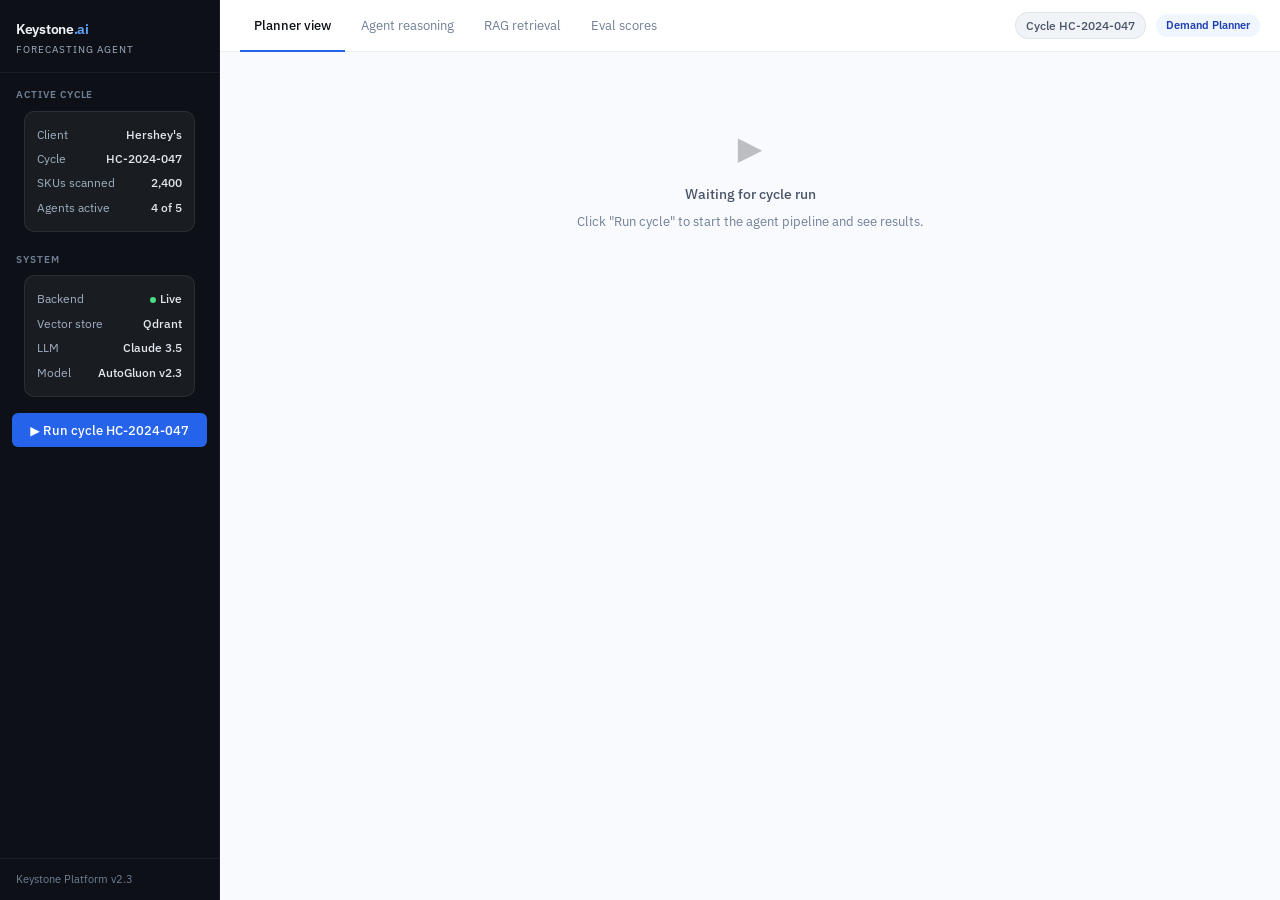
<file: reference/forecasting_agent_v2.html>
<!DOCTYPE html>
<html lang="en">
<head>
<meta charset="UTF-8">
<meta name="viewport" content="width=device-width, initial-scale=1.0">
<title>Keystone.ai — Forecasting Agent</title>
<link rel="preconnect" href="https://fonts.googleapis.com">
<link href="https://fonts.googleapis.com/css2?family=IBM+Plex+Sans:wght@300;400;500;600&family=IBM+Plex+Mono:wght@400;500&display=swap" rel="stylesheet">
<style>
*,*::before,*::after{box-sizing:border-box;margin:0;padding:0}

:root{
  --ink-900:#0d1117;
  --ink-800:#1c2333;
  --ink-700:#2d3748;
  --ink-600:#4a5568;
  --ink-400:#718096;
  --ink-300:#a0aec0;
  --ink-200:#cbd5e0;
  --ink-100:#e2e8f0;
  --ink-50:#f7fafc;

  --white:#ffffff;
  --surface:#ffffff;
  --surface-2:#f8fafd;
  --surface-3:#f0f4f8;

  --text-1:#0d1117;
  --text-2:#4a5568;
  --text-3:#718096;
  --text-4:#a0aec0;

  --border-soft:rgba(13,17,23,0.07);
  --border-med:rgba(13,17,23,0.12);
  --border-strong:rgba(13,17,23,0.18);

  --red-bg:#fef2f2;--red-border:#fecaca;--red-text:#991b1b;--red-mid:#dc2626;
  --amber-bg:#fffbeb;--amber-border:#fde68a;--amber-text:#92400e;--amber-mid:#d97706;
  --green-bg:#f0fdf4;--green-border:#bbf7d0;--green-text:#14532d;--green-mid:#16a34a;
  --blue-bg:#eff6ff;--blue-border:#bfdbfe;--blue-text:#1e40af;--blue-mid:#2563eb;
  --teal-bg:#f0fdfa;--teal-border:#99f6e4;--teal-text:#134e4a;--teal-mid:#0d9488;
  --violet-bg:#f5f3ff;--violet-border:#ddd6fe;--violet-text:#4c1d95;--violet-mid:#7c3aed;

  --r-sm:6px;--r-md:10px;--r-lg:14px;--r-xl:18px;
  --font:'IBM Plex Sans',system-ui,sans-serif;
  --mono:'IBM Plex Mono',monospace;
  --sidebar-w:220px;
  --topbar-h:52px;
}

html,body{height:100%;font-family:var(--font);font-size:14px;line-height:1.6;color:var(--text-1);background:var(--surface-2);-webkit-font-smoothing:antialiased}

/* ── layout ── */
.shell{display:grid;grid-template-columns:var(--sidebar-w) 1fr;grid-template-rows:var(--topbar-h) 1fr;height:100vh;overflow:hidden}

/* ── sidebar ── */
.sidebar{grid-row:1/-1;background:var(--ink-900);color:#e2e8f0;display:flex;flex-direction:column;overflow-y:auto;border-right:1px solid rgba(255,255,255,0.05)}
.sb-top{padding:18px 16px 14px;border-bottom:1px solid rgba(255,255,255,0.06)}
.sb-brand{font-size:14px;font-weight:600;color:#f0f4f8;letter-spacing:-0.02em}
.sb-brand span{color:#60a5fa}
.sb-sub{font-size:10px;letter-spacing:.1em;text-transform:uppercase;color:var(--ink-300);margin-top:2px}
.sb-section{padding:14px 12px 6px}
.sb-label{font-size:9.5px;font-weight:600;letter-spacing:.1em;text-transform:uppercase;color:var(--ink-400);margin-bottom:8px;padding:0 4px}

.cycle-card{background:rgba(255,255,255,0.05);border:1px solid rgba(255,255,255,0.08);border-radius:var(--r-md);padding:11px 12px;margin:0 12px}
.cc-row{display:flex;justify-content:space-between;align-items:center;padding:3px 0;font-size:11.5px}
.cc-k{color:var(--ink-300)}
.cc-v{color:#e2e8f0;font-weight:500}
.status-dot{display:inline-block;width:6px;height:6px;border-radius:50%;background:#4ade80;margin-right:4px;vertical-align:middle}

.run-btn{margin:10px 12px 0;width:calc(100% - 24px);background:#2563eb;color:#fff;border:none;font-family:var(--font);font-size:12.5px;font-weight:500;padding:9px 14px;border-radius:var(--r-sm);cursor:pointer;display:flex;align-items:center;justify-content:center;gap:8px;transition:background .15s}
.run-btn:hover{background:#1d4ed8}
.run-btn.running{background:var(--ink-700);cursor:not-allowed;pointer-events:none}
.spin{width:13px;height:13px;border:2px solid rgba(255,255,255,.3);border-top-color:#fff;border-radius:50%;animation:spin .7s linear infinite;display:none}
.running .spin{display:block}
.run-label-idle{display:block}.running .run-label-idle{display:none}
.run-label-busy{display:none}.running .run-label-busy{display:block}
@keyframes spin{to{transform:rotate(360deg)}}

.sb-footer{margin-top:auto;padding:12px 16px;border-top:1px solid rgba(255,255,255,.06);font-size:10.5px;color:var(--ink-400)}

/* ── topbar ── */
.topbar{background:var(--surface);border-bottom:1px solid var(--border-soft);display:flex;align-items:center;padding:0 20px;gap:2px}
.tab{height:100%;padding:0 14px;background:transparent;border:none;font-family:var(--font);font-size:12.5px;color:var(--text-3);cursor:pointer;border-bottom:2px solid transparent;display:flex;align-items:center;gap:5px;margin-bottom:-1px;transition:color .15s,border-color .15s;white-space:nowrap}
.tab:hover{color:var(--text-2)}
.tab.active{color:var(--text-1);font-weight:500;border-bottom-color:#2563eb}
.tab-num{font-size:10px;font-weight:700;background:var(--red-bg);color:var(--red-mid);padding:1px 6px;border-radius:9px}
.topbar-right{margin-left:auto;display:flex;align-items:center;gap:10px;font-size:12px}
.cycle-pill{background:var(--surface-3);border:1px solid var(--border-soft);border-radius:20px;padding:3px 10px;color:var(--text-2);font-weight:500}
.role-pill{border-radius:20px;padding:3px 10px;font-size:11px;font-weight:600}
.rp-planner{background:var(--blue-bg);color:var(--blue-text)}
.rp-ds{background:var(--violet-bg);color:var(--violet-text)}
.selected-exc-pill{background:var(--amber-bg);border:1px solid var(--amber-border);color:var(--amber-text);border-radius:20px;padding:3px 10px;font-size:11.5px;font-weight:500;display:none}

/* ── main ── */
.main{overflow-y:auto;background:var(--surface-2)}
.panel{display:none;padding:18px 20px;animation:fadein .2s ease}
.panel.active{display:block}
@keyframes fadein{from{opacity:0;transform:translateY(4px)}to{opacity:1;transform:none}}

/* ── shared card ── */
.card{background:var(--surface);border:1px solid var(--border-soft);border-radius:var(--r-lg);overflow:hidden;margin-bottom:14px}
.card-head{padding:12px 16px;border-bottom:1px solid var(--border-soft);display:flex;align-items:center;justify-content:space-between}
.card-title{font-size:13px;font-weight:600;color:var(--text-1);display:flex;align-items:center;gap:7px}
.card-icon{width:20px;height:20px;border-radius:5px;display:flex;align-items:center;justify-content:center;font-size:11px;flex-shrink:0}
.ci-red{background:var(--red-bg);color:var(--red-mid)}
.ci-amber{background:var(--amber-bg);color:var(--amber-mid)}
.ci-blue{background:var(--blue-bg);color:var(--blue-mid)}
.ci-green{background:var(--green-bg);color:var(--green-mid)}
.ci-teal{background:var(--teal-bg);color:var(--teal-mid)}
.ci-violet{background:var(--violet-bg);color:var(--violet-mid)}
.card-body{padding:14px 16px}

/* ── pill / badge ── */
.pill{display:inline-flex;align-items:center;font-size:11px;font-weight:600;padding:2px 8px;border-radius:9px;white-space:nowrap}
.p-red{background:var(--red-bg);color:var(--red-text)}
.p-amber{background:var(--amber-bg);color:var(--amber-text)}
.p-green{background:var(--green-bg);color:var(--green-text)}
.p-blue{background:var(--blue-bg);color:var(--blue-text)}
.p-gray{background:var(--surface-3);color:var(--text-2);border:1px solid var(--border-soft)}
.p-teal{background:var(--teal-bg);color:var(--teal-text)}
.p-violet{background:var(--violet-bg);color:var(--violet-text)}

/* ── alert banner ── */
.alert{border-radius:var(--r-md);padding:12px 16px;display:flex;align-items:flex-start;gap:10px;border:1px solid;margin-bottom:14px}
.alert.a-red{background:var(--red-bg);border-color:var(--red-border)}
.alert.a-amber{background:var(--amber-bg);border-color:var(--amber-border)}
.alert.a-green{background:var(--green-bg);border-color:var(--green-border)}
.alert-icon{font-size:16px;flex-shrink:0;margin-top:1px}
.alert-title{font-size:13.5px;font-weight:600;margin-bottom:1px}
.a-red .alert-title{color:var(--red-text)}
.a-amber .alert-title{color:var(--amber-text)}
.a-green .alert-title{color:var(--green-text)}
.alert-desc{font-size:12.5px}
.a-red .alert-desc{color:#b91c1c}
.a-amber .alert-desc{color:#b45309}
.a-green .alert-desc{color:var(--green-text)}

/* ── metrics row ── */
.metrics{display:grid;grid-template-columns:repeat(4,1fr);gap:10px;margin-bottom:14px}
.metric{background:var(--surface);border:1px solid var(--border-soft);border-radius:var(--r-md);padding:12px 14px}
.met-label{font-size:10.5px;font-weight:600;text-transform:uppercase;letter-spacing:.07em;color:var(--text-3);margin-bottom:5px}
.met-val{font-size:21px;font-weight:600;letter-spacing:-.03em;line-height:1;margin-bottom:3px}
.mv-red{color:var(--red-mid)} .mv-amber{color:var(--amber-mid)} .mv-green{color:var(--green-mid)} .mv-blue{color:var(--blue-mid)}
.met-sub{font-size:11px;color:var(--text-3)}
.sub-up{color:var(--red-mid)} .sub-down{color:var(--green-mid)}

/* ── exception table ── */
.exc-wrap{overflow-x:auto}
.exc-table{width:100%;border-collapse:collapse;font-size:12.5px}
.exc-table thead th{padding:8px 14px;text-align:left;font-size:10.5px;font-weight:600;text-transform:uppercase;letter-spacing:.07em;color:var(--text-3);background:var(--surface-2);border-bottom:1px solid var(--border-soft)}
.exc-table tbody tr{border-bottom:1px solid var(--border-soft);cursor:pointer;transition:background .1s}
.exc-table tbody tr:last-child{border-bottom:none}
.exc-table tbody tr:hover{background:var(--surface-2)}
.exc-table tbody tr.selected{background:#eff6ff;border-left:3px solid #2563eb}
.exc-table td{padding:10px 14px;vertical-align:middle}
.exc-table tbody tr.selected td:first-child{padding-left:11px}
.sku-name{font-weight:500;color:var(--text-1);font-size:12.5px}
.sku-seg{font-size:11px;color:var(--text-3);margin-top:1px}
.tier-t1{background:#e0f2fe;color:#0369a1}
.tier-t2{background:var(--amber-bg);color:var(--amber-text)}
.tier-t3{background:var(--red-bg);color:var(--red-text)}

/* ── 2 col layout ── */
.two-col{display:grid;grid-template-columns:1fr 1fr;gap:14px;margin-bottom:14px}
.full-col{grid-column:1/-1}

/* ── rca card ── */
.rca-finding{font-size:13px;line-height:1.7;color:var(--text-1);margin-bottom:12px}
.evidence-list{display:flex;flex-direction:column;gap:5px;margin-bottom:12px}
.ev-item{display:flex;align-items:flex-start;gap:8px;font-size:12px;color:var(--text-2)}
.ev-dot{width:5px;height:5px;border-radius:50%;background:var(--ink-300);flex-shrink:0;margin-top:6px}
.conf-row{display:flex;align-items:center;gap:10px;background:var(--surface-2);border:1px solid var(--border-soft);border-radius:var(--r-sm);padding:8px 12px}
.conf-lbl{font-size:10.5px;font-weight:600;text-transform:uppercase;letter-spacing:.07em;color:var(--text-3)}
.conf-bar-bg{flex:1;height:5px;background:var(--ink-100);border-radius:10px;overflow:hidden}
.conf-bar-fill{height:100%;border-radius:10px}
.conf-val{font-size:12.5px;font-weight:600;min-width:32px;text-align:right}

/* ── action items ── */
.action-grid{display:grid;grid-template-columns:repeat(3,1fr);gap:10px;padding:14px 16px}
.action-item{border:1px solid var(--border-soft);border-radius:var(--r-md);padding:11px 13px}
.act-tier{font-size:9.5px;font-weight:700;text-transform:uppercase;letter-spacing:.09em;margin-bottom:5px}
.at-t1{color:#0369a1} .at-t2{color:var(--amber-text)} .at-t3{color:var(--red-text)}
.act-title{font-size:12.5px;font-weight:600;color:var(--text-1);margin-bottom:3px}
.act-desc{font-size:11.5px;color:var(--text-2);line-height:1.5}
.act-status{margin-top:7px;font-size:11px;font-weight:600;display:flex;align-items:center;gap:4px}
.as-done{color:var(--green-mid)} .as-pending{color:var(--amber-mid)} .as-review{color:var(--red-mid)}

/* ── context banner (selected exception) ── */
.exc-context{background:var(--blue-bg);border:1px solid var(--blue-border);border-radius:var(--r-md);padding:10px 14px;margin-bottom:14px;font-size:12.5px;color:var(--blue-text);display:none}
.exc-context.visible{display:flex;align-items:center;gap:8px}
.exc-context strong{font-weight:600}

/* ── agent blocks ── */
.agent-block{margin-bottom:10px}
.agent-head{background:var(--surface);border:1px solid var(--border-soft);border-radius:var(--r-md);padding:11px 14px;display:flex;align-items:center;gap:10px;cursor:pointer;transition:background .12s;user-select:none}
.agent-head:hover{background:var(--surface-2)}
.agent-head.open{border-radius:var(--r-md) var(--r-md) 0 0;border-bottom-color:transparent;background:var(--surface-2)}
.agent-idx{width:22px;height:22px;border-radius:50%;font-size:11px;font-weight:700;display:flex;align-items:center;justify-content:center;flex-shrink:0}
.agent-name{font-size:13px;font-weight:600;flex:1;color:var(--text-1)}
.agent-summary{font-size:12px;color:var(--text-2);flex:2;padding:0 8px}
.agent-chevron{font-size:13px;color:var(--text-3);transition:transform .2s}
.agent-head.open .agent-chevron{transform:rotate(180deg)}
.agent-body{display:none;background:var(--surface);border:1px solid var(--border-soft);border-top:none;border-radius:0 0 var(--r-md) var(--r-md);padding:14px}
.agent-body.open{display:block}

/* ── react trace ── */
.trace{display:flex;flex-direction:column;gap:0}
.tstep{display:grid;grid-template-columns:18px 1fr;gap:0 10px;position:relative}
.tstep::before{content:'';position:absolute;left:8px;top:22px;bottom:0;width:1px;background:var(--border-soft)}
.tstep:last-child::before{display:none}
.tdot-col{display:flex;flex-direction:column;align-items:center;padding-top:5px}
.tdot{width:8px;height:8px;border-radius:50%;flex-shrink:0;border:2px solid}
.d-thought{background:transparent;border-color:var(--ink-200)}
.d-action{background:var(--blue-mid);border-color:var(--blue-mid)}
.d-obs{background:var(--green-mid);border-color:var(--green-mid)}
.d-finding{background:var(--amber-mid);border-color:var(--amber-mid)}
.tcontent{padding-bottom:12px}
.tkind{font-size:9.5px;font-weight:700;text-transform:uppercase;letter-spacing:.09em;margin-bottom:2px}
.k-thought{color:var(--text-3)} .k-action{color:var(--blue-mid)} .k-obs{color:var(--green-mid)} .k-finding{color:var(--amber-mid)}
.ttext{font-size:12.5px;color:var(--text-2);line-height:1.55}
.tcode{font-family:var(--mono);font-size:11.5px;background:var(--surface-2);border:1px solid var(--border-soft);border-radius:var(--r-sm);padding:5px 9px;color:var(--text-1);margin-top:3px}

/* ── rag ── */
.pipeline-row{display:flex;align-items:center;gap:0;margin-bottom:14px}
.p-stage{flex:1;text-align:center;padding:7px 4px;font-size:10.5px;font-weight:600;text-transform:uppercase;letter-spacing:.07em;color:var(--text-3);background:var(--surface-2);border:1px solid var(--border-soft)}
.p-stage:first-child{border-radius:var(--r-sm) 0 0 var(--r-sm)}
.p-stage:last-child{border-radius:0 var(--r-sm) var(--r-sm) 0}
.p-arrow{font-size:11px;color:var(--text-3);padding:0 4px;flex-shrink:0}
.rag-funnel{display:grid;grid-template-columns:repeat(4,1fr);gap:8px;margin-bottom:14px}
.rf-item{text-align:center;background:var(--surface);border:1px solid var(--border-soft);border-radius:var(--r-sm);padding:10px 6px}
.rf-val{font-size:18px;font-weight:600;color:var(--text-1);letter-spacing:-.02em}
.rf-lbl{font-size:10px;color:var(--text-3);text-transform:uppercase;letter-spacing:.07em;margin-top:2px}
.query-box{background:var(--surface-2);border:1px solid var(--border-soft);border-radius:var(--r-sm);padding:9px 12px;margin-bottom:12px}
.qb-label{font-size:9.5px;font-weight:700;text-transform:uppercase;letter-spacing:.09em;color:var(--text-3);margin-bottom:3px}
.qb-text{font-family:var(--mono);font-size:12px;color:var(--text-2)}
.qb-filters{display:flex;gap:6px;flex-wrap:wrap;margin-top:7px}
.qb-tag{font-size:10.5px;padding:2px 7px;border-radius:7px;font-weight:500}
.qt-blue{background:var(--blue-bg);color:var(--blue-text)}
.qt-gray{background:var(--surface-3);color:var(--text-2);border:1px solid var(--border-soft)}
.chunk-card{background:var(--surface);border:1px solid var(--border-soft);border-radius:var(--r-md);padding:12px 14px;margin-bottom:8px}
.chunk-card:last-child{margin-bottom:0}
.ck-top{display:flex;align-items:flex-start;justify-content:space-between;gap:10px;margin-bottom:7px}
.ck-source{font-size:10px;font-weight:700;text-transform:uppercase;letter-spacing:.08em;color:var(--text-3);margin-bottom:2px}
.ck-id{font-family:var(--mono);font-size:11px;color:var(--blue-mid)}
.ck-sim{display:flex;align-items:center;gap:6px;flex-shrink:0}
.sim-label{font-size:10px;color:var(--text-3);white-space:nowrap}
.sim-bar-bg{width:50px;height:4px;background:var(--ink-100);border-radius:10px;overflow:hidden}
.sim-bar-fill{height:100%;border-radius:10px;background:var(--green-mid)}
.sim-val{font-size:12px;font-weight:600;color:var(--green-mid);min-width:30px;text-align:right}
.ck-preview{font-size:12.5px;color:var(--text-2);line-height:1.6}
.ck-tags{display:flex;gap:6px;flex-wrap:wrap;margin-top:8px}

/* ── eval ── */
.eval-hero{background:var(--surface);border:1px solid var(--border-soft);border-radius:var(--r-lg);padding:18px 20px;display:flex;align-items:center;gap:24px;margin-bottom:14px}
.score-ring{position:relative;width:76px;height:76px;flex-shrink:0}
.score-ring svg{transform:rotate(-90deg)}
.score-center{position:absolute;top:50%;left:50%;transform:translate(-50%,-50%);text-align:center}
.score-num{font-size:20px;font-weight:700;letter-spacing:-.03em}
.score-denom{font-size:10px;color:var(--text-3)}
.eval-dims{flex:1;display:flex;flex-direction:column;gap:9px}
.dim-row{display:flex;align-items:center;gap:10px}
.dim-name{font-size:12px;color:var(--text-2);width:210px;flex-shrink:0}
.dim-bar-bg{flex:1;height:6px;background:var(--ink-100);border-radius:10px;overflow:hidden}
.dim-bar{height:100%;border-radius:10px}
.db-pass{background:var(--green-mid)} .db-warn{background:var(--amber-mid)} .db-fail{background:var(--red-mid)}
.dim-val{font-size:12px;font-weight:600;min-width:34px;text-align:right}
.dv-pass{color:var(--green-mid)} .dv-warn{color:var(--amber-mid)} .dv-fail{color:var(--red-mid)}
.eval-grid{display:grid;grid-template-columns:1fr 1fr;gap:14px;margin-bottom:14px}
.eval-metric{background:var(--surface);border:1px solid var(--border-soft);border-radius:var(--r-md);padding:13px 15px}
.em-label{font-size:10.5px;font-weight:600;text-transform:uppercase;letter-spacing:.07em;color:var(--text-3);margin-bottom:5px}
.em-val{font-size:19px;font-weight:600;letter-spacing:-.02em;margin-bottom:3px}
.em-sub{font-size:11.5px;color:var(--text-2);line-height:1.5}
.em-note{font-size:11px;color:var(--text-3);margin-top:5px;padding-top:5px;border-top:1px solid var(--border-soft)}

/* ── empty state ── */
.empty{padding:52px 20px;text-align:center}
.empty-icon{font-size:32px;opacity:.25;margin-bottom:10px}
.empty-title{font-size:14px;font-weight:500;color:var(--text-2);margin-bottom:5px}
.empty-sub{font-size:12.5px;color:var(--text-3)}
</style>
</head>
<body>
<div class="shell">

<!-- sidebar -->
<aside class="sidebar">
  <div class="sb-top">
    <div class="sb-brand">Keystone<span>.ai</span></div>
    <div class="sb-sub">Forecasting Agent</div>
  </div>

  <div class="sb-section">
    <div class="sb-label">Active cycle</div>
    <div class="cycle-card">
      <div class="cc-row"><span class="cc-k">Client</span><span class="cc-v">Hershey's</span></div>
      <div class="cc-row"><span class="cc-k">Cycle</span><span class="cc-v">HC-2024-047</span></div>
      <div class="cc-row"><span class="cc-k">SKUs scanned</span><span class="cc-v">2,400</span></div>
      <div class="cc-row"><span class="cc-k">Agents active</span><span class="cc-v">4 of 5</span></div>
    </div>
  </div>

  <div class="sb-section">
    <div class="sb-label">System</div>
    <div class="cycle-card">
      <div class="cc-row"><span class="cc-k">Backend</span><span class="cc-v"><span class="status-dot"></span>Live</span></div>
      <div class="cc-row"><span class="cc-k">Vector store</span><span class="cc-v">Qdrant</span></div>
      <div class="cc-row"><span class="cc-k">LLM</span><span class="cc-v">Claude 3.5</span></div>
      <div class="cc-row"><span class="cc-k">Model</span><span class="cc-v">AutoGluon v2.3</span></div>
    </div>
  </div>

  <button class="run-btn" id="runBtn" onclick="runCycle()">
    <div class="spin"></div>
    <span class="run-label-idle">&#9654; Run cycle HC-2024-047</span>
    <span class="run-label-busy">Running agents…</span>
  </button>

  <div class="sb-footer">Keystone Platform v2.3</div>
</aside>

<!-- topbar -->
<header class="topbar">
  <button class="tab active" onclick="switchTab('planner',this)">Planner view</button>
  <button class="tab" onclick="switchTab('reasoning',this)">Agent reasoning</button>
  <button class="tab" onclick="switchTab('rag',this)">RAG retrieval</button>
  <button class="tab" onclick="switchTab('eval',this)">Eval scores</button>
  <div class="topbar-right">
    <span class="selected-exc-pill" id="excPill"></span>
    <span class="cycle-pill">Cycle HC-2024-047</span>
    <span class="role-pill rp-planner">Demand Planner</span>
  </div>
</header>

<!-- main -->
<main class="main">

  <!-- PLANNER VIEW -->
  <div class="panel active" id="panel-planner">
    <div id="planner-content">
      <div class="empty"><div class="empty-icon">&#9654;</div><div class="empty-title">Waiting for cycle run</div><div class="empty-sub">Click "Run cycle" to start the agent pipeline and see results.</div></div>
    </div>
  </div>

  <!-- AGENT REASONING -->
  <div class="panel" id="panel-reasoning">
    <div id="reasoning-content">
      <div class="empty"><div class="empty-icon">&#9654;</div><div class="empty-title">Waiting for cycle run</div><div class="empty-sub">Run the cycle first, then select an exception to trace its reasoning.</div></div>
    </div>
  </div>

  <!-- RAG RETRIEVAL -->
  <div class="panel" id="panel-rag">
    <div id="rag-content">
      <div class="empty"><div class="empty-icon">&#9654;</div><div class="empty-title">Waiting for cycle run</div><div class="empty-sub">Run the cycle first, then select an exception to see the knowledge retrieved.</div></div>
    </div>
  </div>

  <!-- EVAL SCORES -->
  <div class="panel" id="panel-eval">
    <div id="eval-content">
      <div class="empty"><div class="empty-icon">&#9654;</div><div class="empty-title">Waiting for cycle run</div><div class="empty-sub">Run the cycle first, then select an exception to see eval scores.</div></div>
    </div>
  </div>

</main>
</div>
<script>
// ─── DATA ────────────────────────────────────────────────────────────────────
const CYCLE = {
  alert: {
    level:'a-red', icon:'⚠',
    title:'3 exceptions found in cycle HC-2024-047 — action required',
    desc:"Agent pipeline completed across 2,400 Hershey's SKUs. Three issues found: Kroger sales data has been missing 11 days (urgent — suppress from replenishment), seasonal model weights are stale for Q4 (retrain needed), and a Valentine's Day promo spike is expected and normal (planner review of override value). Select an exception below to trace the full diagnosis."
  },
  metrics:[
    {label:'SKUs flagged',val:'23',cls:'mv-red',sub:'↑18 vs last cycle',subCls:'sub-up'},
    {label:'Exceptions found',val:'3',cls:'mv-amber',sub:'Across 3 root cause types',subCls:''},
    {label:'Autonomous actions',val:'3',cls:'mv-green',sub:'T1 — no approval needed',subCls:''},
    {label:'Pending approvals',val:'5',cls:'mv-blue',sub:'T2 items awaiting review',subCls:''}
  ]
};

// Each exception = one end-to-end story
const EXCEPTIONS = [
  {
    id:'exc-1',
    sku:'KIS-YORK-PEPPERMINT-12',
    segment:'Chocolate seasonal SKUs',
    sev:'HIGH', sevCls:'p-red',
    type:'data_issue',
    tier:'T3', tierCls:'tier-t3',
    diagnosis:"Kroger stopped sending sales data 11 days ago — these forecasts are based on incomplete actuals and should not be used for replenishment until fixed",

    // planner tab
    alert:{level:'a-red',icon:'⚠',title:'Do not use these forecasts — Kroger sales data has been missing for 11 days',
      desc:'Kroger has not sent point-of-sale data since October 17th. The forecasting model ran without 11 days of actual sales, so its output for chocolate seasonal SKUs at Kroger is unreliable. The agent has suppressed these SKUs from flowing into replenishment and created a backfill request. No action needed from you until the backfill is confirmed.'},
    rca:{
      finding:'<strong>The forecast for these SKUs is wrong because Kroger stopped sending sales data 11 days ago.</strong> A data pipeline job that collects Kroger point-of-sale data failed on October 17th and never recovered. The model ran its normal cycle but trained on 11 days of missing actuals — so its output is systematically biased for all 18 chocolate seasonal SKUs sold at Kroger. The fix is straightforward: manually recover the missing sales data from the Kroger vendor portal, then re-run. The agent has seen this exact failure before (incident #89, 8 months ago) — accuracy recovered within one cycle after backfill.',
      evidence:['Kroger data last received: 11 days ago (October 17th)','Pipeline job failure confirmed: connection timeout, no automatic recovery','18 chocolate seasonal SKUs at Kroger affected — missing 11 days of sales','This has happened before: incident #89 resolved via manual backfill, 1-cycle recovery'],
      confidence:94, layer:'Data pipeline — Layer 1', confCls:'mv-green'
    },
    actions:[
      {tier:'T1',tierCls:'at-t1',tierLabel:'Autonomous',title:'Exception queue published',desc:'23 exceptions ranked by severity, sent to planner UI.',status:'✓ Done',statusCls:'as-done'},
      {tier:'T1',tierCls:'at-t1',tierLabel:'Autonomous',title:'3 SKUs suppressed',desc:'Low-confidence SKUs (quality score 0.41) suppressed from ERP downstream.',status:'✓ Done',statusCls:'as-done'},
      {tier:'T1',tierCls:'at-t1',tierLabel:'Autonomous',title:'Incident tagged',desc:'RCA logged to knowledge base with evidence. Available for future pattern matching.',status:'✓ Done',statusCls:'as-done'},
      {tier:'T2',tierCls:'at-t2',tierLabel:'Recommend + approve',title:'Actuals backfill request',desc:'Manual backfill from Kroger vendor portal for 18 affected SKUs. Pre-filled, awaiting DS approval.',status:'⏳ Pending DS',statusCls:'as-pending'},
      {tier:'T2',tierCls:'at-t2',tierLabel:'Recommend + approve',title:'Segment suppression',desc:'Suppress chocolate seasonal from downstream until backfill confirmed.',status:'⏳ Pending planner',statusCls:'as-pending'},
      {tier:'T3',tierCls:'at-t3',tierLabel:'Surface only',title:'Engineering ticket created',desc:'Kroger POS ingestion — connection timeout. Retry logic review + stale feed alerting at 48h threshold.',status:'🔴 For engineering',statusCls:'as-review'}
    ],

    // reasoning tab
    agentSummary:'Kroger data pipeline failure identified as the root cause. Agent stopped diagnosis at Layer 1 — no model or feature issue to investigate. Backfill request pre-filled, engineering ticket raised. Confidence 94%.',
    agents:[
      {name:'Trigger Router',idxBg:'#e0f2fe',idxColor:'#0369a1',result:'2 agents activated',resultCls:'p-blue',
        summary:'Accuracy dropped + 23 SKUs flagged → activates Exception Triage and RCA Diagnostic',
        steps:[
          {kind:'thought',text:'Reading forecast summary. Checking activation conditions for cycle HC-2024-047.'},
          {kind:'action',code:"check_thresholds(cycle='HC-2024-047', client='HERSHEYS')"},
          {kind:'obs',text:'23 SKUs above delta threshold (0.15). Segment chocolate_seasonal: wMAPE delta +3.6 pts (threshold: 2.0). Bias +0.21. 2 data quality flags.'},
          {kind:'finding',text:'Activate Exception Triage (delta + data quality flags) and RCA Diagnostic (wMAPE breach). Retrain/Override not triggered yet.'}
        ]
      },
      {name:'RCA Diagnostic Agent',idxBg:'#fef3c7',idxColor:'#b45309',result:'Root cause: data pipeline',resultCls:'p-amber',
        summary:'Checked retailers in order — Kroger data missing 11 days. Stopped there. No model or feature investigation needed.',
        steps:[
          {kind:'thought',text:'Layer 1: data pipeline health. Checking all Hershey\'s retailers in order.'},
          {kind:'action',code:"check_feed_freshness('WALMART', 'HERSHEYS')"},
          {kind:'obs',text:'Last successful: 2 hours ago. Fresh.'},
          {kind:'action',code:"check_feed_freshness('KROGER', 'HERSHEYS')"},
          {kind:'obs',text:'Last successful: 11 days ago. STALE — feed failure on [date].'},
          {kind:'thought',text:'Kroger stale. Checking pipeline logs to confirm root cause.'},
          {kind:'action',code:"check_pipeline_logs('chocolate_seasonal', 'last_14_days')"},
          {kind:'obs',text:'Argo job failure. Kroger POS ingestion: connection timeout. No retry successful. 18 chocolate seasonal SKUs affected.'},
          {kind:'action',code:"get_rag_context('Kroger feed failure chocolate seasonal prior incidents', 'HERSHEYS')"},
          {kind:'obs',text:'Prior incident #89 (8 months ago): same pattern. Resolution: manual actuals backfill from Kroger portal. wMAPE recovered within 1 cycle.'},
          {kind:'finding',text:'Root cause confirmed at Layer 1 — data pipeline. Confidence 0.94. Known pattern with documented fix. Layers 2–3 not needed.'}
        ]
      },
      {name:'Eval Agent',idxBg:'#dcfce7',idxColor:'#15803d',result:'Score 91/100',resultCls:'p-green',
        summary:'All three eval dimensions above threshold. No human review required. Incident logged.',
        steps:[
          {kind:'action',code:'score_faithfulness(rca_output, evidence_list)'},
          {kind:'obs',text:'0.94 — all claims supported by evidence. Kroger staleness confirmed by pipeline logs. Prior incident cited as direct precedent.'},
          {kind:'action',code:'score_layer_sequence(rca_output)'},
          {kind:'obs',text:'1.0 — Layer 1 checked first, stopped correctly at root cause. Layer 4 confirmed in parallel. Correct sequence.'},
          {kind:'action',code:'score_tier_classification(tier_actions)'},
          {kind:'obs',text:'0.90 — all tier classifications correct. Reversible actions (queue publish, suppression) → T1. Backfill request → T2. Engineering ticket → T3.'},
          {kind:'finding',text:'Overall score 91/100. No action required. Incident logged to knowledge base.'}
        ]
      }
    ],

    // rag tab
    rag:{
      query:'Kroger feed failure chocolate seasonal Hersheys prior incidents',
      intent:'data_issue resolution precedent',
      filters:['client_id: HERSHEYS','source_type: incident_record, pipeline_log'],
      stats:{total:15000,filtered:340,topK:20,reranked:3},
      latency:'312ms',
      chunks:[
        {source:'Incident Record',id:'INC-089 / chunk_1',sim:0.91,
          preview:'Kroger POS feed failure — connection timeout. Argo job retry logic failed silently. Resolution path: manual actuals backfill from Kroger vendor portal, confirmed within 18 hours. wMAPE recovered within 1 cycle post-backfill.',
          tags:['HERSHEYS','data_issue','kroger'],date:'2024-02-14'},
        {source:'Override History',id:'OVR-031 / chunk_2',sim:0.84,
          preview:'Post INC-089: override applied to chocolate seasonal for 2 weeks. wMAPE recovered from 14.8 → 11.3 within cycle 48. Override expired per schedule with no accuracy degradation.',
          tags:['HERSHEYS','override','chocolate_seasonal'],date:'2024-02-28'},
        {source:'Data Readiness Report',id:'RR-047 / chunk_3',sim:0.77,
          preview:'Validation post-backfill: Kroger actuals restored. Schema validation APPROVED. Temporal integrity APPROVED. Feature readiness CONDITIONAL — seasonal weights require Q4 refresh.',
          tags:['HERSHEYS','readiness','kroger'],date:'2024-03-01'}
      ]
    },

    // eval tab
    eval:{
      overall:91,
      dims:[
        {name:'Diagnostic faithfulness',val:0.94,cls:'pass'},
        {name:'Layer sequence compliance',val:1.0,cls:'pass'},
        {name:'Tier classification accuracy',val:0.90,cls:'pass'}
      ],
      verdict:'All dimensions above threshold. No human review required. Root cause correctly stopped at Layer 1. Incident logged to knowledge base for future retrieval.',
      improvement:'Recommendation: add a Kroger feed staleness alert at the 48-hour mark to the Data Readiness Agent. Current pattern: degradation accumulates for 11 days before detection.',
      extraMetrics:[
        {label:'Evidence utilization rate',val:'3 / 3',cls:'mv-green',
          sub:'All retrieved chunks cited in reasoning',
          note:'High utilization — knowledge base had directly relevant incident records. When this is low, it signals the knowledge base lacks content for the field being queried.'},
        {label:'Field-level grounding failures',val:'0 / 23',cls:'mv-green',
          sub:'No undescribed fields in diagnosis path',
          note:'0% of diagnostic failures involved undescribed catalog fields. When this is high (>60%), it indicates the catalog is missing descriptions for fields the agent relies on.'},
        {label:'Retrieval cosine similarity',val:'0.84 avg',cls:'mv-green',
          sub:'Top chunk similarity to query vector',
          note:'0.91 / 0.84 / 0.77 across 3 chunks. High first-chunk similarity confirms the knowledge base had strong coverage for this known failure pattern.'}
      ]
    }
  },

  {
    id:'exc-2',
    sku:'KIS-REESE-SEASONAL-GROUP',
    segment:'Chocolate seasonal SKUs',
    sev:'HIGH', sevCls:'p-red',
    type:'feature_drift',
    tier:'T2', tierCls:'tier-t2',
    diagnosis:"Model is systematically underforecasting Q4 holiday demand — seasonal uplift weights haven't been refreshed since June and are missing the Q4 pattern entirely",

    alert:{level:'a-amber',icon:'⚡',title:"Model is underforecasting holiday demand — seasonal weights are 4 months out of date",
      desc:"The forecasting model for Hershey's chocolate seasonal SKUs was last updated in June. It is missing the Q4 holiday uplift pattern — the higher baseline demand that every year precedes Halloween, Thanksgiving, and Christmas. The model doesn't know Q4 is different, so it's underforecasting. The fix is a model retrain with refreshed seasonal weights, not a one-off override. This problem will get worse each cycle until the retrain runs."},
    rca:{
      finding:"<strong>The model is underforecasting because its seasonal demand patterns are 4 months stale.</strong> All data pipelines are healthy — Walmart, Target, Kroger, and Costco feeds are all current. The problem is inside the model itself: the seasonal uplift weights that tell it 'Q4 demand is higher than the rest of the year' were last calculated in June and never refreshed for the holiday period. The model is flying blind on the most important sales quarter of the year. Forecast bias has worsened every cycle for 4 straight cycles (+0.09 → +0.14 → +0.19 → +0.24) — a pattern that cannot be fixed by a simple correction. A model retrain with updated seasonal weights is the only resolution. The same problem occurred last year (incident #031) and a retrain recovered accuracy within 2 cycles.",
      evidence:['All retailer data feeds confirmed current — data pipeline is not the issue','Seasonal uplift weights last refreshed: June 2024 (4 months ago)','Q4 uplift pattern missing from model — the model treats October–December like any other quarter','Forecast bias worsening every cycle for 4 straight cycles: +0.09 → +0.14 → +0.19 → +0.24','Prior incident #031 (same cause, last year): retrain with seasonal recalibration restored accuracy in 2 cycles'],
      confidence:89, layer:'Feature drift — Layer 2', confCls:'mv-amber'
    },
    actions:[
      {tier:'T1',tierCls:'at-t1',tierLabel:'Autonomous',title:'Incident tagged',desc:'Seasonal weight staleness RCA logged to knowledge base. Linked to prior incident #031 for pattern matching in future cycles.',status:'✓ Done',statusCls:'as-done'},
      {tier:'T2',tierCls:'at-t2',tierLabel:'Recommend + approve',title:'Retrain request pre-filled',desc:'hersheys_autogluon_v12 · 18-month window · seasonal weight recalibration required. Queued for DS approval. Est. runtime 6–8h.',status:'⏳ Pending DS',statusCls:'as-pending'},
      {tier:'T2',tierCls:'at-t2',tierLabel:'Recommend + approve',title:'Interim override suggested',desc:'While retrain is running, apply +18% scalar override to chocolate seasonal SKUs for the next 2 cycles. Based on prior year Q4 uplift baseline.',status:'⏳ Pending planner',statusCls:'as-pending'},
      {tier:'T3',tierCls:'at-t3',tierLabel:'Surface only',title:'PM flag: seasonal refresh schedule',desc:'Seasonal weights have no automated refresh schedule. Recommend adding an August refresh checkpoint to the Data Readiness Agent to catch this before Q4 every year.',status:'🔴 For PM review',statusCls:'as-review'}
    ],

    agentSummary:"Data pipelines all clean. Model feature inspection found seasonal uplift weights 4 months stale — Q4 holiday pattern missing. Bias worsening 4 cycles straight. Retrain required, interim override pre-filled. Confidence 89%.",
    agents:[
      {name:'RCA Diagnostic Agent',idxBg:'#fef3c7',idxColor:'#b45309',result:'Root cause: feature drift',resultCls:'p-amber',
        summary:"All feeds fresh → checked model features → seasonal weights last updated June, Q4 uplift pattern absent",
        steps:[
          {kind:'thought',text:"Layer 1: checking data pipeline health. Need to rule out a data problem before looking at the model."},
          {kind:'action',code:"check_feed_freshness('ALL_RETAILERS', 'HERSHEYS')"},
          {kind:'obs',text:'Walmart: 2h ago. Target: 3h ago. Kroger: 4h ago. Costco: 2h ago. All feeds current. No pipeline failures.'},
          {kind:'thought',text:'Layer 1 clean — data is not the problem. Proceeding to Layer 2: checking model input features for drift.'},
          {kind:'action',code:"check_feature_drift('hsy_ssnl_uplift_wt', 'chocolate_seasonal', current, prior_q4)"},
          {kind:'obs',text:'Seasonal uplift weight drift score: 0.84 (threshold: 0.50). Weights last refreshed: June 2024. Q4 uplift coefficient is absent from current model — it was not captured in the June training window.'},
          {kind:'action',code:"get_rag_context('Hersheys seasonal weight staleness Q4 uplift prior incidents', 'HERSHEYS')"},
          {kind:'obs',text:'Prior incident #031 (11 months ago): same root cause — seasonal weights missed August refresh. Resolution: retrain with seasonal recalibration + interim override. Accuracy recovered in 2 cycles.'},
          {kind:'finding',text:'Root cause at Layer 2 — seasonal feature staleness. Q4 uplift pattern missing from model weights. Structural degradation across 4 cycles. Override alone is insufficient. Retrain required. Confidence 0.89.'}
        ]
      },
      {name:'Retrain / Override Agent',idxBg:'#ede9fe',idxColor:'#7c3aed',result:'Retrain + interim override',resultCls:'p-violet',
        summary:'4-cycle worsening trend across 30% of SKU scope → override alone ruled out. Retrain config pre-filled. Interim override for coverage while retrain runs.',
        steps:[
          {kind:'action',code:"get_degradation_history('chocolate_seasonal_group', n_cycles=4)"},
          {kind:'obs',text:'wMAPE: 11.2 → 12.1 → 13.4 → 14.8. Bias: +0.09 → +0.14 → +0.19 → +0.24. Monotonically worsening. Affects 30% of Hershey\'s SKU scope.'},
          {kind:'thought',text:'Degradation is broad (30%) and sustained (4 cycles, worsening). A scalar override cannot fix missing Q4 uplift weights across 30% of SKUs — the model fundamentally does not know Q4 demand is higher. Retrain required. But retrain takes 6–8 hours, so an interim override bridges the gap.'},
          {kind:'action',code:"get_rag_context('Hersheys seasonal retrain prior config accuracy lift', 'HERSHEYS')"},
          {kind:'obs',text:'Prior retrain INC-031 (same driver): 18-month window, seasonal recalibration. wMAPE improvement: 2.4 pts within 2 cycles. Interim override of +18% applied during retrain window.'},
          {kind:'finding',text:'Recommendation: RETRAIN (primary) + INTERIM OVERRIDE (bridge). Retrain: 18-month window, seasonal weight recalibration. Override: +18% scalar on chocolate seasonal for 2 cycles. Expected improvement: 2.0–2.5 wMAPE pts. Both pre-filled for approval.'}
        ]
      }
    ],

    rag:{
      query:'Hersheys seasonal uplift weight staleness Q4 holiday chocolate retrain prior decision',
      intent:'feature drift — seasonal weight recalibration precedent',
      filters:['client_id: HERSHEYS','source_type: incident_record, retrain_decision, eval_log'],
      stats:{total:15000,filtered:260,topK:20,reranked:3},
      latency:'298ms',
      chunks:[
        {source:'Incident Record',id:'INC-031 / chunk_1',sim:0.93,
          preview:'Seasonal model weights missed August refresh — Q4 uplift coefficient absent from training window. Root cause: no automated refresh schedule. Resolution: retrain with 18-month window + seasonal recalibration. Interim +18% override applied during retrain. Accuracy recovered in 2 cycles.',
          tags:['HERSHEYS','feature_drift','seasonal'],date:'2023-11-14'},
        {source:'Retrain Record',id:'RT-HSY-2023 / chunk_2',sim:0.87,
          preview:'Retrain triggered: seasonal weight staleness. Training window: 18 months. Seasonal uplift recalibrated against 3 prior Q4 periods. Post-retrain wMAPE improvement: 2.4 pts within 2 cycles. Bias resolved by cycle 3.',
          tags:['HERSHEYS','retrain','seasonal'],date:'2023-11-21'},
        {source:'Model Eval Log',id:'EVAL-HC-044 / chunk_3',sim:0.81,
          preview:'Chocolate seasonal wMAPE trend: 4-cycle monotonic increase. Seasonal coefficient weight shows highest feature importance for Q4 SKUs. Feature drift score 0.84 confirms Q4 uplift pattern missing from current model.',
          tags:['HERSHEYS','eval','chocolate_seasonal'],date:'2024-10-25'}
      ]
    },

    eval:{
      overall:89,
      dims:[
        {name:'Diagnostic faithfulness',val:0.92,cls:'pass'},
        {name:'Layer sequence compliance',val:1.0,cls:'pass'},
        {name:'Tier classification accuracy',val:0.85,cls:'warn'}
      ],
      verdict:'Faithfulness and sequence compliance above threshold. Tier classification flagged — the PM seasonal refresh alert was placed at T3 (surface only) but given this is a recurring annual failure, T2 (recommend + approve with a scheduled fix) may be more appropriate.',
      improvement:'This is the second consecutive year this exact failure has occurred (INC-031 last year, now this cycle). The recurring pattern suggests the fix is not just a retrain but adding an automated August seasonal weight refresh check to the Data Readiness Agent — so the problem is caught before Q4 begins, not after 4 cycles of degradation.',
      extraMetrics:[
        {label:'Evidence utilization rate',val:'3 / 3',cls:'mv-green',
          sub:'All retrieved chunks cited in reasoning',
          note:'All 3 chunks contributed: INC-031 confirmed known pattern, retrain record provided config precedent, eval log confirmed feature importance ranking. High utilization reflects strong knowledge base coverage for this failure type.'},
        {label:'Field-level grounding failures',val:'0 / 6',cls:'mv-green',
          sub:'No undescribed fields in diagnosis path',
          note:'hsy_ssnl_uplift_wt is documented in the catalog with an LLM interpretability note explaining the Q4 uplift multiplier. The agent correctly identified drift and interpreted the coefficient absence — grounding prevented a misdiagnosis as a data issue.'},
        {label:'Retrieval cosine similarity',val:'0.87 avg',cls:'mv-green',
          sub:'Top chunk similarity to query vector',
          note:'0.93 / 0.87 / 0.81 across 3 chunks. Strong first-chunk match confirms the knowledge base has well-indexed seasonal failure records. The 0.81 eval log chunk is still above the 0.75 retrieval confidence threshold.'}
      ]
    }
  },

  {
    id:'exc-3',
    sku:'KIS-KISSES-BULK-24',
    segment:'Chocolate seasonal SKUs',
    sev:'MED', sevCls:'p-amber',
    type:'demand_signal',
    tier:'T2', tierCls:'tier-t2',
    diagnosis:"Forecast spike is expected — Valentine's Day promo is driving +22% uplift, in line with last year. Review the override value.",

    alert:{level:'a-green',icon:'✓',title:"Nothing is wrong — this spike is the Valentine's Day promotion",
      desc:"The +22% forecast increase on chocolate seasonal SKUs is exactly what should be happening. The Valentine's Day promotion is registered for week 6, and last year's uplift for the same event was +18–24%. The forecast is working correctly. What the planner needs to do: review the pre-filled override value (+20%, based on last year's midpoint) and confirm it before the promotion window opens. Separate note: the model has been slightly underforecasting this segment for 2 cycles — flagged for DS to monitor."},
    rca:{
      finding:"<strong>The forecast spike is correct — this is a Valentine's Day promotion, not a model error.</strong> The +22% delta on chocolate seasonal SKUs is fully explained by the Valentine's Day promotion registered in the trade calendar for week 6. Last year's uplift for the same promotion was +18–24%, which brackets this year's +22% exactly. Nothing is broken. However, there is a separate secondary concern: the model has produced a small positive bias for 2 straight cycles (+0.09 → +0.18 → +0.21) that is independent of the promo. This won't cause an immediate problem but suggests the model may be slightly miscalibrated on this segment — worth a DS check before it compounds.",
      evidence:["Valentine's Day promotion registered in trade calendar for week 6 (Feb 12–18)","Last year's chocolate seasonal uplift for the same event: +18–24%","This year's delta +22% — within last year's range, as expected","Data quality score: 0.83 — all feeds current, no pipeline issues","Separate: model bias has trended positive 3 cycles in a row (+0.09 → +0.18 → +0.21)"],
      confidence:87, layer:'External signal — Layer 4', confCls:'mv-green'
    },
    actions:[
      {tier:'T1',tierCls:'at-t1',tierLabel:'Autonomous',title:'Exception queue published',desc:"Promo context and prior year comparison sent to planner UI automatically.",status:'✓ Done',statusCls:'as-done'},
      {tier:'T2',tierCls:'at-t2',tierLabel:'Recommend + approve',title:'Override review suggested',desc:"Pre-filled override: +20% scalar on chocolate seasonal (prior year midpoint). Awaiting planner review.",status:'⏳ Pending planner',statusCls:'as-pending'},
      {tier:'T2',tierCls:'at-t2',tierLabel:'Recommend + approve',title:'DS bias flag queued',desc:'Secondary: persistent positive bias over 2 cycles. DS review recommended for model recalibration assessment.',status:'⏳ Pending DS',statusCls:'as-pending'}
    ],

    agentSummary:"Trade calendar confirmed Valentine's Day promo explains the +22% spike — this is expected demand, not a model problem. Override value pre-filled for planner review. Small ongoing bias concern routed to DS separately.",
    agents:[
      {name:'Exception Triage Agent',idxBg:'#fee2e2',idxColor:'#dc2626',result:'Demand signal',resultCls:'p-blue',
        summary:"Found trade calendar match — Valentine's Day promo explains the spike. No investigation needed. Override review queued for planner.",
        steps:[
          {kind:'action',code:"get_forecast_delta('choc_seasonal_group', 'ALL', 'HC-2024-047')"},
          {kind:'obs',text:'Average delta +22% vs prior cycle across 18 SKUs. Range: +14% to +31%.'},
          {kind:'action',code:"get_data_quality_score('choc_seasonal_group', 'HC-2024-047')"},
          {kind:'obs',text:'Data quality score: 0.83. Above threshold. No feed flags.'},
          {kind:'action',code:"get_rag_context('chocolate seasonal Valentine Day promo week 6 Hersheys', 'HERSHEYS')"},
          {kind:'obs',text:"Trade calendar: Valentine's Day promo week 6. Prior year chocolate seasonal uplift: +18–24%."},
          {kind:'thought',text:'+22% delta is within the prior year promo range. This is demand_signal, not model_issue. But bias trending positive 2 cycles is a separate secondary concern.'},
          {kind:'finding',text:"Exception: demand_signal. Severity 4.74 → Tier 2. Promo override review for planner. Bias concern routed to DS separately."}
        ]
      }
    ],

    rag:{
      query:"chocolate seasonal Valentine Day promo week 6 Hersheys prior year uplift",
      intent:'demand signal verification — promo context',
      filters:['client_id: HERSHEYS','source_type: reference_doc, override_history'],
      stats:{total:15000,filtered:180,topK:20,reranked:3},
      latency:'241ms',
      chunks:[
        {source:'Trade Calendar',id:'CAL-2024-W06 / chunk_1',sim:0.95,
          preview:"Valentine's Day promotional window: Week 6 (Feb 12–18 2024). Retailer scope: Walmart, Target, Kroger. SKU scope: all chocolate seasonal. Historical uplift range: +18–24% vs baseline demand.",
          tags:['HERSHEYS','promo','chocolate_seasonal'],date:'2024-01-15'},
        {source:'Override History',id:"OVR-2023-VD / chunk_2",sim:0.88,
          preview:"Valentine's Day 2023: +21% scalar override applied to chocolate seasonal. Outcome: forecast within 3% of actual. Override expired week 7. No accuracy degradation post-expiry.",
          tags:['HERSHEYS','override','valentine'],date:'2023-02-20'},
        {source:'Model Eval Log',id:'EVAL-HC-033 / chunk_3',sim:0.74,
          preview:"Cycle 33 (Valentine's 2023): chocolate seasonal wMAPE 8.9 — below annual average 11.2. Promo override contributed to accuracy improvement. Model correctly normalized post-promo.",
          tags:['HERSHEYS','eval','seasonal'],date:'2023-02-28'}
      ]
    },

    eval:{
      overall:87,
      dims:[
        {name:'Diagnostic faithfulness',val:0.90,cls:'pass'},
        {name:'Layer sequence compliance',val:1.0,cls:'pass'},
        {name:'Tier classification accuracy',val:0.90,cls:'pass'}
      ],
      verdict:"All dimensions above threshold. Demand signal correctly identified — the agent retrieved the trade calendar entry and matched it against prior year uplift before classifying. Bias concern correctly separated from the promo classification and sent to DS rather than bundled into the same action.",
      improvement:"The model has now produced positive bias for 3 straight cycles on this segment. The current rules activate RCA Diagnostic only when wMAPE crosses a threshold — but a persistent bias trend below that threshold is also meaningful. Consider adding a 3-cycle bias trend rule to the Trigger Router so it catches slow-building model miscalibration before it becomes a larger accuracy problem.",
      extraMetrics:[
        {label:'Evidence utilization rate',val:'3 / 3',cls:'mv-green',
          sub:'Trade calendar, override history, eval log all cited',
          note:'All 3 retrieved chunks contributed to the diagnosis — trade calendar confirmed promo, prior override confirmed expected delta, eval log confirmed post-promo normalization pattern.'},
        {label:'Field-level grounding failures',val:'0 / 4',cls:'mv-green',
          sub:'No undescribed fields in reasoning path',
          note:'wape_delta and demand_signal fields both have catalog descriptions with LLM interpretability notes. Agent correctly applied threshold (0.15) and compared to prior year range.'},
        {label:'Retrieval cosine similarity',val:'0.86 avg',cls:'mv-green',
          sub:'Top chunk similarity to query vector',
          note:'0.95 / 0.88 / 0.74 across 3 chunks. Strong top-chunk match (trade calendar). Third chunk (eval log) lower similarity — still useful for historical context.'}
      ]
    }
  }
];

// ─── STATE ────────────────────────────────────────────────────────────────────
let cycleRan = false;
let selectedId = null;

// ─── HELPERS ─────────────────────────────────────────────────────────────────
function switchTab(name, btn){
  document.querySelectorAll('.tab').forEach(b=>b.classList.remove('active'));
  btn.classList.add('active');
  document.querySelectorAll('.panel').forEach(p=>p.classList.remove('active'));
  document.getElementById('panel-'+name).classList.add('active');
  if(cycleRan && selectedId) renderTabContent(name);
}

function runCycle(){
  const btn=document.getElementById('runBtn');
  btn.classList.add('running');
  setTimeout(()=>{
    btn.classList.remove('running');
    cycleRan=true;
    selectedId=null;
    renderPlanner();
    clearSecondaryPanels();
  },1500);
}

function clearSecondaryPanels(){
  ['reasoning','rag','eval'].forEach(t=>{
    document.getElementById(t+'-content').innerHTML=`<div class="empty"><div class="empty-icon">↖</div><div class="empty-title">Select an exception</div><div class="empty-sub">Click any row in the exception queue to trace its ${t==='reasoning'?'agent reasoning':t==='rag'?'RAG knowledge retrieval':'eval scores'} end-to-end.</div></div>`;
  });
  document.getElementById('excPill').style.display='none';
}

function selectException(id){
  selectedId=id;
  const exc=EXCEPTIONS.find(e=>e.id===id);
  // highlight row
  document.querySelectorAll('.exc-table tbody tr').forEach(r=>{
    r.classList.toggle('selected',r.dataset.excId===id);
  });
  // update topbar pill
  const pill=document.getElementById('excPill');
  pill.textContent=exc.sku;
  pill.style.display='inline-flex';
  // render all tabs for this exception
  renderPlannerExc(exc);
  const activeTab=document.querySelector('.tab.active');
  const tabName=activeTab.getAttribute('onclick').match(/'(\w+)'/)[1];
  if(tabName==='reasoning') renderReasoning(exc);
  if(tabName==='rag') renderRag(exc);
  if(tabName==='eval') renderEval(exc);
}

function renderTabContent(name){
  if(!selectedId) return;
  const exc=EXCEPTIONS.find(e=>e.id===selectedId);
  if(name==='reasoning') renderReasoning(exc);
  if(name==='rag') renderRag(exc);
  if(name==='eval') renderEval(exc);
}

// ─── PLANNER TAB ──────────────────────────────────────────────────────────────
function renderPlanner(){
  const el=document.getElementById('planner-content');
  const c=CYCLE;

  const alertHtml=`<div class="alert ${c.alert.level}">
    <div class="alert-icon">${c.alert.icon}</div>
    <div><div class="alert-title">${c.alert.title}</div><div class="alert-desc">${c.alert.desc}</div></div>
  </div>`;

  const metricsHtml=`<div class="metrics">${c.metrics.map(m=>`
    <div class="metric">
      <div class="met-label">${m.label}</div>
      <div class="met-val ${m.cls}">${m.val}</div>
      <div class="met-sub ${m.subCls}">${m.sub}</div>
    </div>`).join('')}</div>`;

  const excRows=EXCEPTIONS.map(e=>`<tr data-exc-id="${e.id}" onclick="selectException('${e.id}')">
    <td><div class="sku-name">${e.sku}</div><div class="sku-seg">${e.segment}</div></td>
    <td><span class="pill ${e.sevCls}">${e.sev}</span></td>
    <td><span style="font-family:var(--mono);font-size:11.5px;color:var(--text-2)">${e.type}</span></td>
    <td style="font-size:12.5px;color:var(--text-2);max-width:280px">${e.diagnosis}</td>
    <td><span class="pill ${e.tierCls==='tier-t1'?'p-blue':e.tierCls==='tier-t2'?'p-amber':'p-red'}">${e.tier}</span></td>
    <td style="color:var(--blue-mid);font-size:12px;white-space:nowrap">View full story →</td>
  </tr>`).join('');

  const excCard=`<div class="card">
    <div class="card-head">
      <div class="card-title"><div class="card-icon ci-red">⚑</div>Exception queue — cycle HC-2024-047</div>
      <span class="pill p-gray">${EXCEPTIONS.length} exceptions found</span>
    </div>
    <div class="exc-wrap"><table class="exc-table">
      <thead><tr><th>SKU</th><th>Severity</th><th>Type</th><th>Agent diagnosis</th><th>Tier</th><th></th></tr></thead>
      <tbody>${excRows}</tbody>
    </table></div>
    <div style="padding:9px 14px;background:var(--surface-2);border-top:1px solid var(--border-soft);font-size:11.5px;color:var(--text-3)">
      ↑ Click any row to trace the full diagnosis across all tabs
    </div>
  </div>`;

  // per-exception detail below the table (shown when selected)
  const detailDiv=`<div id="exc-detail"></div>`;

  el.innerHTML=alertHtml+metricsHtml+excCard+detailDiv;
}

function renderPlannerExc(exc){
  const el=document.getElementById('exc-detail');

  const alertHtml=`<div class="alert ${exc.alert.level}" style="margin-top:0">
    <div class="alert-icon">${exc.alert.icon}</div>
    <div><div class="alert-title">${exc.alert.title}</div><div class="alert-desc">${exc.alert.desc}</div></div>
  </div>`;

  const confPct=exc.rca.confidence;
  const confColor=confPct>=90?'#16a34a':confPct>=80?'#d97706':'#dc2626';
  const rcaCard=`<div class="card">
    <div class="card-head">
      <div class="card-title"><div class="card-icon ci-amber">⬡</div>Root cause analysis — ${exc.sku}</div>
      <span class="pill p-gray">${exc.rca.layer}</span>
    </div>
    <div class="card-body">
      <div class="rca-finding">${exc.rca.finding}</div>
      <div class="evidence-list">${exc.rca.evidence.map(e=>`<div class="ev-item"><div class="ev-dot"></div><span>${e}</span></div>`).join('')}</div>
      <div class="conf-row">
        <span class="conf-lbl">Confidence</span>
        <div class="conf-bar-bg"><div class="conf-bar-fill" style="width:${confPct}%;background:${confColor}"></div></div>
        <span class="conf-val" style="color:${confColor}">${confPct}%</span>
      </div>
    </div>
  </div>`;

  const actGrid=`<div class="card">
    <div class="card-head">
      <div class="card-title"><div class="card-icon ci-blue">✦</div>Actions taken</div>
      <span class="pill p-gray">${exc.actions.length} actions</span>
    </div>
    <div class="action-grid">${exc.actions.map(a=>`
      <div class="action-item">
        <div class="act-tier ${a.tierCls}">${a.tier} — ${a.tierLabel}</div>
        <div class="act-title">${a.title}</div>
        <div class="act-desc">${a.desc}</div>
        <div class="act-status ${a.statusCls}">${a.status}</div>
      </div>`).join('')}
    </div>
  </div>`;

  el.innerHTML=`<div style="padding-top:14px">${alertHtml}<div class="two-col">${rcaCard}</div>${actGrid}</div>`;
  el.scrollIntoView({behavior:'smooth',block:'nearest'});
}

// ─── REASONING TAB ────────────────────────────────────────────────────────────
function renderReasoning(exc){
  const el=document.getElementById('reasoning-content');

  const summaryBanner=`<div style="background:var(--surface);border:1px solid var(--border-soft);border-radius:var(--r-md);padding:11px 15px;margin-bottom:14px;display:flex;align-items:center;gap:10px">
    <div style="width:20px;height:20px;border-radius:50%;background:var(--blue-bg);color:var(--blue-mid);display:flex;align-items:center;justify-content:center;font-size:11px;font-weight:700;flex-shrink:0">∑</div>
    <div style="font-size:12.5px;color:var(--text-2);line-height:1.5"><strong style="color:var(--text-1)">${exc.sku}</strong> — ${exc.agentSummary}</div>
  </div>`;

  const blocks=exc.agents.map((a,i)=>{
    const steps=a.steps.map(s=>{
      const dotCls=s.kind==='thought'?'d-thought':s.kind==='action'?'d-action':s.kind==='obs'?'d-obs':'d-finding';
      const kindCls=s.kind==='thought'?'k-thought':s.kind==='action'?'k-action':s.kind==='obs'?'k-obs':'k-finding';
      const kindLabel=s.kind==='obs'?'Observation':s.kind==='finding'?'Finding':s.kind.charAt(0).toUpperCase()+s.kind.slice(1);
      const body=s.code?`<div class="tcode">${s.code}</div>`:`<div class="ttext">${s.text}</div>`;
      return `<div class="tstep">
        <div class="tdot-col"><div class="tdot ${dotCls}"></div></div>
        <div class="tcontent"><div class="tkind ${kindCls}">${kindLabel}</div>${body}</div>
      </div>`;
    }).join('');

    return `<div class="agent-block">
      <div class="agent-head" onclick="toggleAgent(this)">
        <div class="agent-idx" style="background:${a.idxBg};color:${a.idxColor}">${i+1}</div>
        <div class="agent-name">${a.name}</div>
        <div class="agent-summary">${a.summary}</div>
        <span class="pill ${a.resultCls}">${a.result}</span>
        <span class="agent-chevron">▾</span>
      </div>
      <div class="agent-body"><div class="trace">${steps}</div></div>
    </div>`;
  }).join('');

  el.innerHTML=summaryBanner+blocks;
}

function toggleAgent(head){
  head.classList.toggle('open');
  head.nextElementSibling.classList.toggle('open');
}

// ─── RAG TAB ─────────────────────────────────────────────────────────────────
function renderRag(exc){
  const r=exc.rag;
  const el=document.getElementById('rag-content');

  const pipeline=`<div class="pipeline-row">
    <div class="p-stage">Pre-filter</div><span class="p-arrow">→</span>
    <div class="p-stage">Semantic search</div><span class="p-arrow">→</span>
    <div class="p-stage">Re-rank</div>
  </div>`;

  const funnel=`<div class="rag-funnel">
    <div class="rf-item"><div class="rf-val">${r.stats.total.toLocaleString()}</div><div class="rf-lbl">Total chunks</div></div>
    <div class="rf-item"><div class="rf-val">${r.stats.filtered}</div><div class="rf-lbl">After metadata filter</div></div>
    <div class="rf-item"><div class="rf-val">${r.stats.topK}</div><div class="rf-lbl">Semantic top-k</div></div>
    <div class="rf-item"><div class="rf-val">${r.stats.reranked}</div><div class="rf-lbl">Re-ranked final</div></div>
  </div>`;

  const queryBox=`<div class="query-box">
    <div class="qb-label">Query sent to Qdrant</div>
    <div class="qb-text">"${r.query}"</div>
    <div class="qb-filters">
      ${r.filters.map(f=>`<span class="qb-tag qt-blue">${f}</span>`).join('')}
      <span class="qb-tag qt-gray">${r.latency}</span>
    </div>
  </div>`;

  const chunkCards=r.chunks.map((c,i)=>{
    const simPct=Math.round(c.sim*100);
    const tags=c.tags.map(t=>`<span class="qb-tag qt-gray">${t}</span>`).join('');
    return `<div class="chunk-card">
      <div class="ck-top">
        <div>
          <div class="ck-source">${c.source}</div>
          <div class="ck-id">${c.id}</div>
        </div>
        <div class="ck-sim">
          <span class="sim-label">Cosine similarity</span>
          <div class="sim-bar-bg"><div class="sim-bar-fill" style="width:${simPct}%"></div></div>
          <span class="sim-val">${c.sim.toFixed(2)}</span>
        </div>
      </div>
      <div class="ck-preview">${c.preview}</div>
      <div class="ck-tags">${tags}<span class="qb-tag qt-blue">${c.date}</span></div>
    </div>`;
  }).join('');

  el.innerHTML=`<div class="card">
    <div class="card-head">
      <div class="card-title"><div class="card-icon ci-teal">◎</div>RAG pipeline — ${exc.sku}</div>
      <span class="pill p-gray">${r.intent}</span>
    </div>
    <div class="card-body">${pipeline}${funnel}${queryBox}
      <div style="font-size:11px;font-weight:600;text-transform:uppercase;letter-spacing:.08em;color:var(--text-3);margin-bottom:8px">Retrieved chunks (top ${r.stats.reranked} after re-rank)</div>
      ${chunkCards}
    </div>
  </div>`;
}

// ─── EVAL TAB ─────────────────────────────────────────────────────────────────
function renderEval(exc){
  const ev=exc.eval;
  const el=document.getElementById('eval-content');

  const circ=2*Math.PI*30;
  const offset=circ*(1-ev.overall/100);
  const ringColor=ev.overall>=90?'#16a34a':ev.overall>=80?'#d97706':'#dc2626';

  const ring=`<div class="score-ring">
    <svg width="76" height="76" viewBox="0 0 76 76">
      <circle cx="38" cy="38" r="30" fill="none" stroke="var(--ink-100)" stroke-width="6"/>
      <circle cx="38" cy="38" r="30" fill="none" stroke="${ringColor}" stroke-width="6"
        stroke-dasharray="${circ.toFixed(1)}" stroke-dashoffset="${offset.toFixed(1)}" stroke-linecap="round"/>
    </svg>
    <div class="score-center">
      <div class="score-num" style="color:${ringColor}">${ev.overall}</div>
      <div class="score-denom">/100</div>
    </div>
  </div>`;

  const dims=ev.dims.map(d=>{
    const pct=Math.round(d.val*100);
    const cls=d.cls==='pass'?'pass':d.cls==='warn'?'warn':'fail';
    return `<div class="dim-row">
      <span class="dim-name">${d.name}</span>
      <div class="dim-bar-bg"><div class="dim-bar db-${cls}" style="width:${pct}%"></div></div>
      <span class="dim-val dv-${cls}">${d.val.toFixed(2)}</span>
    </div>`;
  }).join('');

  const heroCard=`<div class="eval-hero">
    ${ring}
    <div class="eval-dims">${dims}</div>
  </div>`;

  const verdictCard=`<div class="card" style="margin-bottom:14px">
    <div class="card-head"><div class="card-title"><div class="card-icon ci-green">✓</div>Eval verdict — ${exc.sku}</div></div>
    <div class="card-body">
      <div class="rca-finding" style="margin-bottom:10px">${ev.verdict}</div>
      <div style="border-top:1px solid var(--border-soft);padding-top:10px">
        <div style="font-size:10.5px;font-weight:700;text-transform:uppercase;letter-spacing:.07em;color:var(--text-3);margin-bottom:5px">Improvement note</div>
        <div style="font-size:12.5px;color:var(--text-2)">${ev.improvement}</div>
      </div>
    </div>
  </div>`;

  const extraMetrics=`<div class="eval-grid">${ev.extraMetrics.map(m=>`
    <div class="eval-metric">
      <div class="em-label">${m.label}</div>
      <div class="em-val ${m.cls}">${m.val}</div>
      <div class="em-sub">${m.sub}</div>
      <div class="em-note">${m.note}</div>
    </div>`).join('')}</div>`;

  el.innerHTML=heroCard+verdictCard+extraMetrics;
}
</script>
</body>
</html>
</file>
